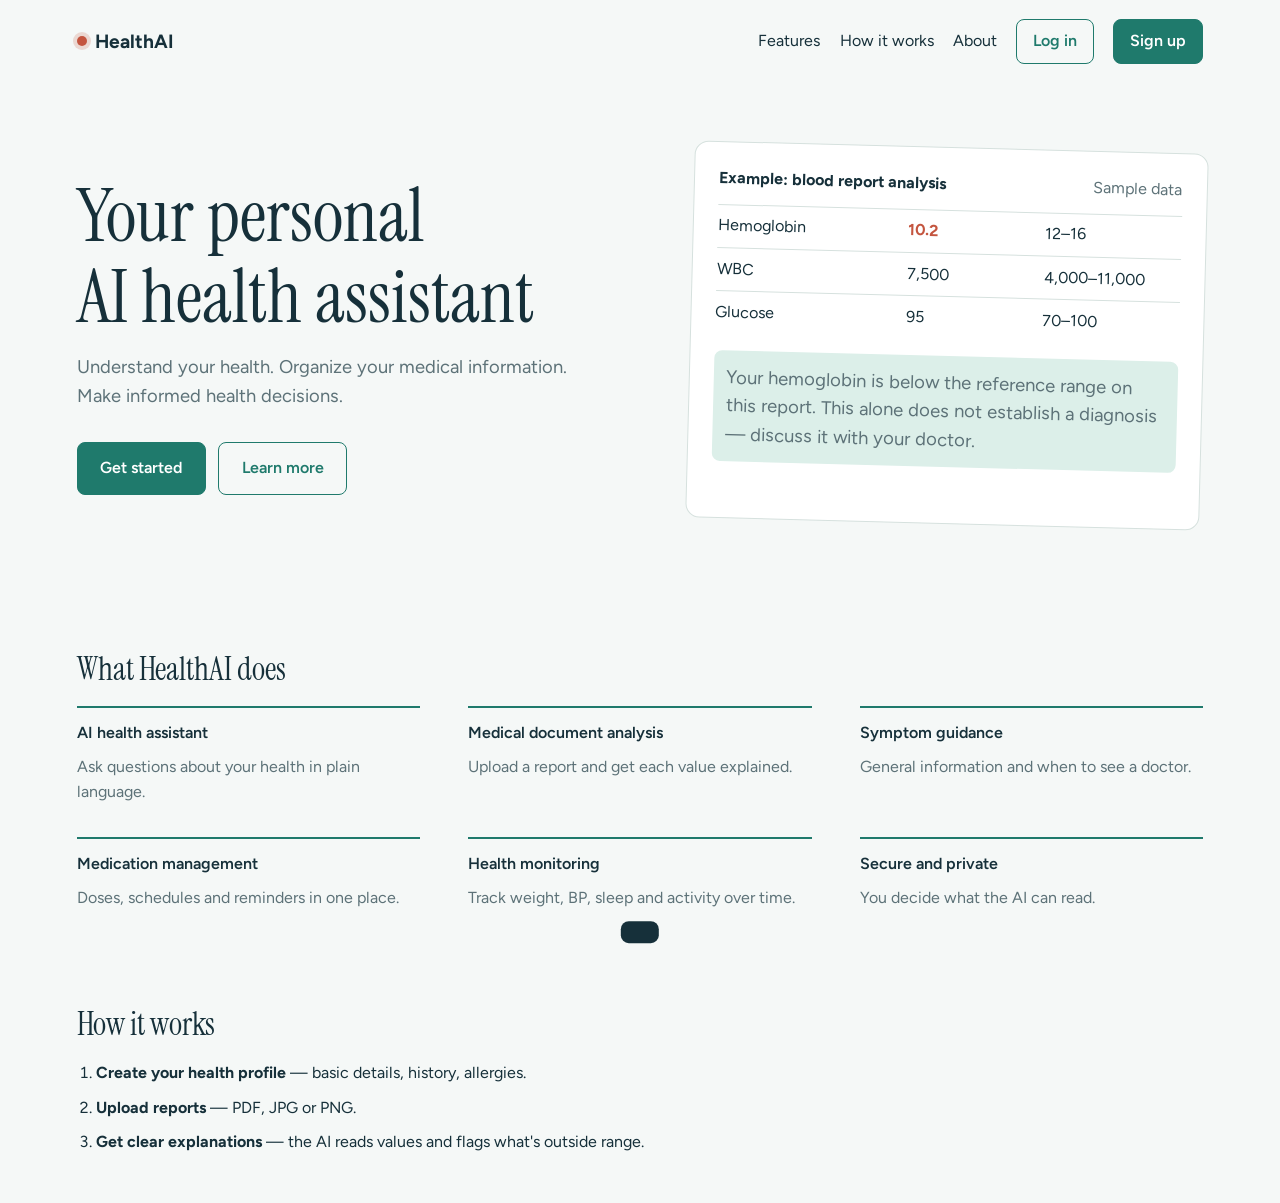
<file: client/index.html>
<!DOCTYPE html>
<html lang="en">
<head>
  <meta charset="UTF-8">
  <meta name="viewport" content="width=device-width, initial-scale=1">
  <title>HealthAI – Your Personal AI Health Assistant</title>
  <link rel="preconnect" href="https://fonts.googleapis.com">
  <link href="https://fonts.googleapis.com/css2?family=Figtree:wght@400;500;600;700&family=Instrument+Serif&display=swap" rel="stylesheet">
  <link rel="stylesheet" href="style.css">
</head>
<body>

<!-- ============ LANDING ============ -->
<section id="landing" class="screen active">
  <header class="topbar">
    <div class="logo"><span class="pulse-dot"></span>HealthAI</div>
    <nav>
      <a href="#features">Features</a>
      <a href="#how">How it works</a>
      <a href="#about">About</a>
      <button class="btn ghost" data-go="login">Log in</button>
      <button class="btn primary" data-go="signup">Sign up</button>
    </nav>
  </header>

  <div class="hero">
    <div class="hero-text">
      <h1>Your personal<br>AI health assistant</h1>
      <p>Understand your health. Organize your medical information. Make informed health decisions.</p>
      <div class="hero-actions">
        <button class="btn primary lg" data-go="signup">Get started</button>
        <a class="btn ghost lg" href="#features">Learn more</a>
      </div>
    </div>
    <div class="hero-card">
      <div class="report-head"><strong>Example: blood report analysis</strong><span>Sample data</span></div>
      <div class="report-row flag"><span>Hemoglobin</span><span>10.2</span><span>12–16</span></div>
      <div class="report-row"><span>WBC</span><span>7,500</span><span>4,000–11,000</span></div>
      <div class="report-row"><span>Glucose</span><span>95</span><span>70–100</span></div>
      <p class="ai-note">Your hemoglobin is below the reference range on this report. This alone does not establish a diagnosis — discuss it with your doctor.</p>
    </div>
  </div>

  <section id="features" class="features">
    <h2>What HealthAI does</h2>
    <div class="feature-grid">
      <div><h3>AI health assistant</h3><p>Ask questions about your health in plain language.</p></div>
      <div><h3>Medical document analysis</h3><p>Upload a report and get each value explained.</p></div>
      <div><h3>Symptom guidance</h3><p>General information and when to see a doctor.</p></div>
      <div><h3>Medication management</h3><p>Doses, schedules and reminders in one place.</p></div>
      <div><h3>Health monitoring</h3><p>Track weight, BP, sleep and activity over time.</p></div>
      <div><h3>Secure and private</h3><p>You decide what the AI can read.</p></div>
    </div>
  </section>

  <section id="how" class="how">
    <h2>How it works</h2>
    <ol>
      <li><strong>Create your health profile</strong> — basic details, history, allergies.</li>
      <li><strong>Upload reports</strong> — PDF, JPG or PNG.</li>
      <li><strong>Get clear explanations</strong> — the AI reads values and flags what's outside range.</li>
    </ol>
  </section>
</section>

<!-- ============ LOGIN ============ -->
<section id="login" class="screen auth">
  <form class="auth-box" id="loginForm" novalidate>
    <div class="logo center"><span class="pulse-dot"></span>HealthAI</div>
    <h2>Welcome back</h2>
    <div class="role-toggle">
      <button type="button" class="role on" data-role="patient">Patient</button>
      <button type="button" class="role" data-role="doctor">Doctor</button>
    </div>
    <label>Email<input type="email" id="loginEmail" placeholder="you@example.com"></label>
    <label>Password<input type="password" id="loginPass" placeholder="••••••••"></label>
    <p class="error" id="loginError"></p>
    <button class="btn primary full" type="submit">Log in</button>
    <a href="#" class="small">Forgot password?</a>
    <p class="small">Don't have an account? <a href="#" data-go="signup">Sign up</a></p>
  </form>
</section>

<!-- ============ SIGNUP ============ -->
<section id="signup" class="screen auth">
  <form class="auth-box" id="signupForm" novalidate>
    <div class="logo center"><span class="pulse-dot"></span>HealthAI</div>
    <h2>Create your account</h2>
    <label>Full name<input id="suName" placeholder="Your name"></label>
    <label>Email<input type="email" id="suEmail" placeholder="you@example.com"></label>
    <label>Password<input type="password" id="suPass" placeholder="At least 6 characters"></label>
    <div class="two">
      <label>Date of birth<input type="date" id="suDob"></label>
      <label>Gender (optional)
        <select><option>Prefer not to say</option><option>Female</option><option>Male</option><option>Other</option></select>
      </label>
    </div>
    <label>Emergency contact<input id="suEmg" placeholder="Phone number"></label>
    <p class="error" id="signupError"></p>
    <button class="btn primary full" type="submit">Create account</button>
    <p class="small">Already have an account? <a href="#" data-go="login">Log in</a></p>
  </form>
</section>

<!-- ============ APP ============ -->
<section id="app" class="screen">
  <aside class="sidebar">
    <div class="logo"><span class="pulse-dot"></span>HealthAI</div>
    <nav id="sideNav">
      <a data-page="dashboard" class="active">Dashboard</a>
      <a data-page="assistant">AI Assistant</a>
      <a data-page="symptoms">Symptoms</a>
      <a data-page="documents">Documents</a>
      <a data-page="medicines">Medicines</a>
      <a data-page="soon">Nutrition</a>
      <a data-page="soon">Fitness</a>
      <a data-page="soon">Sleep</a>
      <a data-page="soon">Timeline</a>
      <a data-page="soon">Emergency</a>
      <a data-page="soon">Settings</a>
    </nav>
    <button class="btn ghost full" id="logoutBtn">Log out</button>
  </aside>

  <main class="main">
    <!-- Dashboard -->
    <div class="page active" id="page-dashboard">
      <h1 class="greet" id="greeting">Good evening</h1>
      <p class="muted">Here's your health overview</p>
      <div class="stats">
        <div class="stat"><span>Weight</span><strong>52 kg</strong></div>
        <div class="stat"><span>Blood pressure</span><strong>120/80</strong></div>
        <div class="stat"><span>Sleep</span><strong>7 hrs</strong></div>
      </div>
      <div class="panel">
        <h3>Weight trend (last 30 days)</h3>
        <svg viewBox="0 0 400 120" class="chart" id="weightChart"></svg>
      </div>
      <div class="split">
        <div class="panel insight">
          <h3>AI health insight</h3>
          <p>Your activity level has increased over the last 4 weeks — average daily steps went from 5,200 to 7,100.</p>
        </div>
        <div class="panel">
          <h3>Today's medication</h3>
          <div class="doses" id="doses">
            <button class="dose done">Morning</button>
            <button class="dose">Afternoon</button>
            <button class="dose">Evening</button>
          </div>
        </div>
      </div>
    </div>

    <!-- AI Assistant -->
    <div class="page" id="page-assistant">
      <h1>AI Health Assistant</h1>
      <div class="chat" id="chat">
        <div class="msg ai">Hello! How can I help you today?</div>
      </div>
      <form class="chat-input" id="chatForm">
        <input id="chatText" placeholder="Ask something about your health…" autocomplete="off">
        <button class="btn primary">Send</button>
      </form>
      <p class="disclaimer">HealthAI gives general information, not medical diagnosis.</p>
    </div>

    <!-- Symptom checker -->
    <div class="page" id="page-symptoms">
      <h1>Symptom checker</h1>
      <div class="panel" id="symStep1">
        <h3>What symptoms are you experiencing?</h3>
        <div class="chips" id="symChips">
          <button class="chip">Fever</button><button class="chip">Cough</button>
          <button class="chip">Sore throat</button><button class="chip">Headache</button>
        </div>
        <div class="two">
          <label>Duration
            <select id="symDur"><option>1 day</option><option selected>2 days</option><option>3–7 days</option><option>More than a week</option></select>
          </label>
          <label>Severity
            <select id="symSev"><option>Mild</option><option selected>Moderate</option><option>Severe</option></select>
          </label>
        </div>
        <button class="btn primary" id="symNext">Continue</button>
      </div>
      <div class="panel hidden" id="symStep2">
        <h3>Do you have any of the following?</h3>
        <div class="checks">
          <label><input type="checkbox" class="redflag"> Difficulty breathing</label>
          <label><input type="checkbox" class="redflag"> Chest pain</label>
          <label><input type="checkbox"> Vomiting</label>
          <label><input type="checkbox"> Dizziness</label>
        </div>
        <button class="btn primary" id="symResult">See result</button>
      </div>
      <div class="panel hidden" id="symStep3"></div>
    </div>

    <!-- Documents -->
    <div class="page" id="page-documents">
      <h1>Medical documents</h1>
      <label class="dropzone" id="dropzone">
        <input type="file" id="fileInput" accept=".pdf,.jpg,.jpeg,.png" hidden>
        <strong>Upload medical document</strong>
        <span>PDF, JPG or PNG — drop here or click to browse</span>
      </label>
      <div class="panel">
        <h3>Recent documents</h3>
        <table class="doc-table" id="docTable">
          <tr><td>Blood report</td><td>Aug 20</td><td><button class="btn small" data-analyze>Analyze</button></td></tr>
          <tr><td>Prescription</td><td>Aug 18</td><td><button class="btn small" data-analyze>Analyze</button></td></tr>
          <tr><td>Lab report</td><td>Aug 10</td><td><button class="btn small" data-analyze>Analyze</button></td></tr>
        </table>
      </div>
      <div class="panel hidden" id="analysis"></div>
    </div>

    <!-- Medicines -->
    <div class="page" id="page-medicines">
      <h1>My medications</h1>
      <div class="panel">
        <table class="doc-table" id="medTable">
          <tr><th>Medicine</th><th>Dose</th><th>Schedule</th></tr>
          <tr><td>Medicine A</td><td>500 mg</td><td>Morning</td></tr>
          <tr><td>Medicine B</td><td>10 mg</td><td>Evening</td></tr>
        </table>
        <form class="add-med" id="medForm">
          <input id="medName" placeholder="Medicine name">
          <input id="medDose" placeholder="Dose">
          <select id="medTime"><option>Morning</option><option>Afternoon</option><option>Evening</option></select>
          <button class="btn primary">Add</button>
        </form>
      </div>
    </div>

    <!-- Coming soon -->
    <div class="page" id="page-soon">
      <h1 id="soonTitle">Coming soon</h1>
      <p class="muted">This module is planned for the next phase of development.</p>
    </div>
  </main>
</section>

<!-- ============ DOCTOR ============ -->
<section id="doctor" class="screen">
  <header class="topbar">
    <div class="logo"><span class="pulse-dot"></span>HealthAI · Doctor</div>
    <button class="btn ghost" data-go="landing">Log out</button>
  </header>
  <main class="main doctor-main">
    <h1>Doctor dashboard</h1>
    <p class="muted">Welcome, Dr. Sen</p>
    <div class="stats">
      <div class="stat"><span>Today's appointments</span><strong>3</strong></div>
      <div class="stat"><span>Patients</span><strong>24</strong></div>
      <div class="stat"><span>Reports to review</span><strong>5</strong></div>
    </div>
    <div class="panel">
      <h3>Today's appointments</h3>
      <table class="doc-table">
        <tr><th>Time</th><th>Patient</th><th>Reason</th><th></th></tr>
        <tr><td>09:00</td><td>Patient A</td><td>Follow-up</td><td><button class="btn small" data-view="Patient A">View reports</button></td></tr>
        <tr><td>10:30</td><td>Patient B</td><td>Blood report review</td><td><button class="btn small" data-view="Patient B">View reports</button></td></tr>
        <tr><td>12:00</td><td>Patient C</td><td>Consultation</td><td><button class="btn small" data-view="Patient C">View reports</button></td></tr>
      </table>
    </div>
    <div class="panel hidden" id="patientView"></div>
  </main>
</section>

<div class="toast" id="toast"></div>
<script src="script.js"></script>
</body>
</html>
</file>
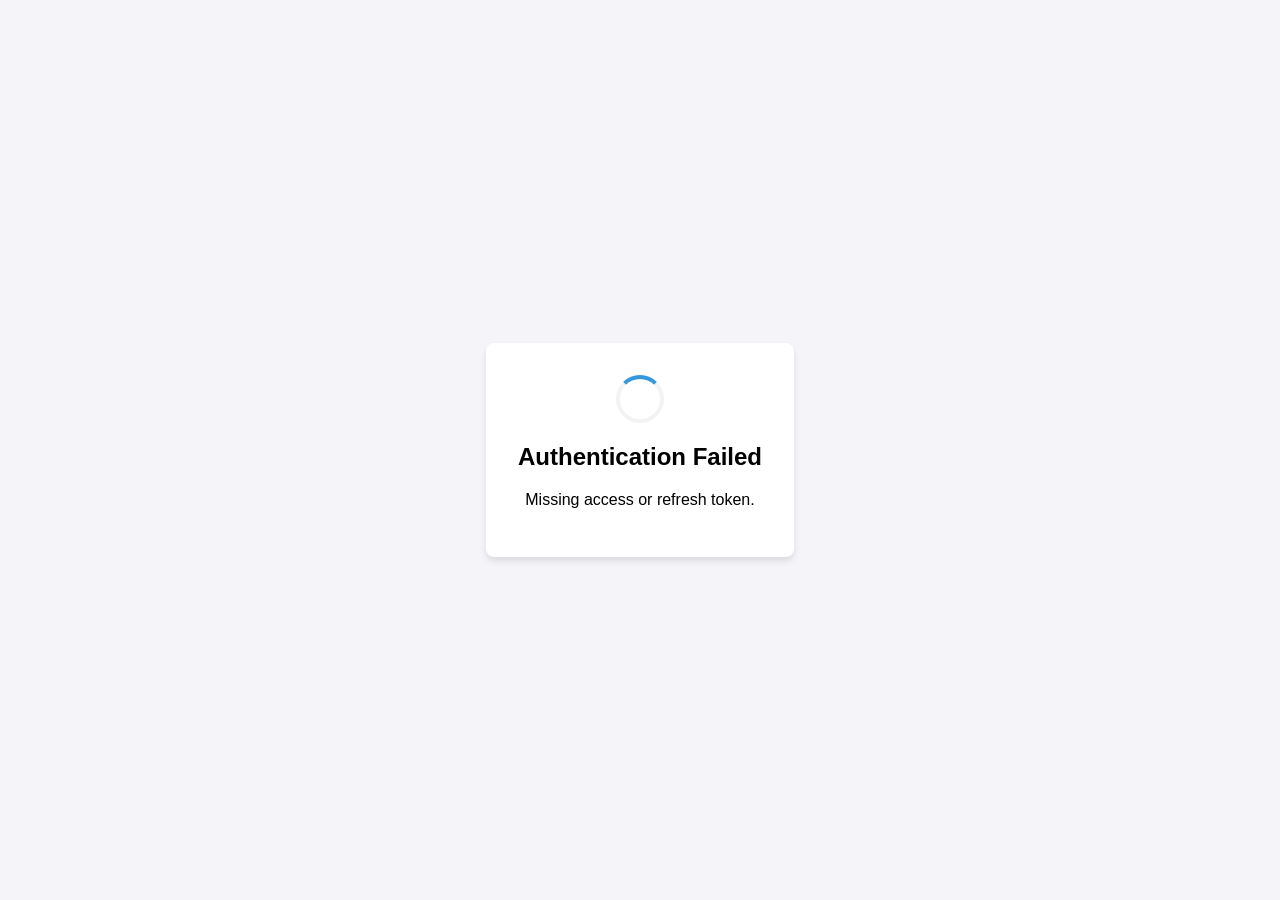
<file: client/callback.html>
<!DOCTYPE html>
<html lang="en">
<head>
  <meta charset="UTF-8">
  <meta name="viewport" content="width=device-width, initial-scale=1.0">
  <title>Authenticating...</title>
  <style>
    body {
      font-family: Arial, sans-serif;
      display: flex;
      justify-content: center;
      align-items: center;
      height: 100vh;
      margin: 0;
      background-color: #f4f4f9;
    }
    .card {
      background: #ffffff;
      padding: 2rem;
      border-radius: 8px;
      box-shadow: 0 4px 6px rgba(0,0,0,0.1);
      text-align: center;
    }
    .spinner {
      border: 4px solid #f3f3f3;
      border-top: 4px solid #3498db;
      border-radius: 50%;
      width: 40px;
      height: 40px;
      animation: spin 1s linear infinite;
      margin: 0 auto 1rem;
    }
    @keyframes spin {
      0% { transform: rotate(0deg); }
      100% { transform: rotate(360deg); }
    }
  </style>
</head>
<body>

  <div class="card">
    <div class="spinner"></div>
    <h2 id="status">Logging you in...</h2>
    <p id="message">Please wait while we complete authentication.</p>
  </div>

  <script>
    document.addEventListener("DOMContentLoaded", () => {
      // 1. Parse URL query parameters
      const urlParams = new URLSearchParams(window.location.search);
      const accessToken = urlParams.get("access_token");
      const refreshToken = urlParams.get("refresh_token");

      if (accessToken && refreshToken) {
        // 2. Store tokens locally
        localStorage.setItem("access_token", accessToken);
        localStorage.setItem("refresh_token", refreshToken);

        // Clean query parameters from URL bar for security
        window.history.replaceState({}, document.title, window.location.pathname);

        document.getElementById("status").innerText = "Login Successful!";
        document.getElementById("message").innerText = "Redirecting to your dashboard...";

        // 3. Redirect to dashboard after storing tokens
        // setTimeout(() => {
        //   window.location.href = "/dashboard"; // Change to your desired landing page
        // }, 1000);
      } else {
        document.getElementById("status").innerText = "Authentication Failed";
        document.getElementById("message").innerText = "Missing access or refresh token.";
      }
    });
  </script>

</body>
</html>
</file>
<file: client/style.css>
:root {
  --ink: #16303a;
  --paper: #f5f8f7;
  --white: #ffffff;
  --teal: #1f7a6c;
  --mint: #dcefe9;
  --coral: #c4553f;
  --line: #d6e1de;
  --muted: #5d7278;
}
* { box-sizing: border-box; margin: 0; padding: 0; }
body { font-family: "Figtree", system-ui, sans-serif; background: var(--paper); color: var(--ink); line-height: 1.55; }
a { color: var(--teal); text-decoration: none; cursor: pointer; }
h1, h2 { font-family: "Instrument Serif", Georgia, serif; font-weight: 400; line-height: 1.1; }
h1 { font-size: 2.4rem; margin-bottom: .4rem; }
h2 { font-size: 2rem; margin-bottom: 1.2rem; }
h3 { font-size: 1rem; font-weight: 600; margin-bottom: .6rem; }
.muted { color: var(--muted); }
.hidden { display: none !important; }
:focus-visible { outline: 2px solid var(--teal); outline-offset: 2px; }

/* screens */
.screen { display: none; min-height: 100vh; }
.screen.active { display: block; }
#app.active { display: flex; }

/* logo */
.logo { display: flex; align-items: center; gap: .5rem; font-weight: 700; font-size: 1.2rem; }
.logo.center { justify-content: center; margin-bottom: 1rem; }
.pulse-dot { width: 10px; height: 10px; border-radius: 50%; background: var(--coral); box-shadow: 0 0 0 4px #c4553f33; }

/* buttons */
.btn { border: 1px solid var(--teal); background: transparent; color: var(--teal); padding: .55rem 1rem; border-radius: 8px; font: inherit; font-weight: 600; cursor: pointer; display: inline-block; }
.btn.primary { background: var(--teal); color: var(--white); }
.btn.primary:hover { background: #17645a; }
.btn.ghost:hover { background: var(--mint); }
.btn.lg { padding: .8rem 1.4rem; }
.btn.full { width: 100%; }
.btn.small { padding: .3rem .7rem; font-size: .85rem; }

/* landing */
.topbar { display: flex; justify-content: space-between; align-items: center; padding: 1.2rem 6vw; }
.topbar nav { display: flex; align-items: center; gap: 1.2rem; }
.topbar nav a { color: var(--ink); }
.hero { display: grid; grid-template-columns: 1.1fr 1fr; gap: 3rem; align-items: center; padding: 4rem 6vw 5rem; }
.hero h1 { font-size: clamp(2.6rem, 6vw, 4.6rem); }
.hero p { font-size: 1.15rem; color: var(--muted); max-width: 32rem; margin: 1rem 0 2rem; }
.hero-actions { display: flex; gap: .8rem; }
.hero-card { background: var(--white); border: 1px solid var(--line); border-radius: 14px; padding: 1.5rem; transform: rotate(1.5deg); }
.report-head { display: flex; justify-content: space-between; margin-bottom: .8rem; color: var(--muted); }
.report-head strong { color: var(--ink); }
.report-row { display: grid; grid-template-columns: 1.4fr 1fr 1fr; padding: .55rem 0; border-top: 1px solid var(--line); }
.report-row.flag span:nth-child(2) { color: var(--coral); font-weight: 700; }
.ai-note { margin-top: 1rem; background: var(--mint); padding: .8rem; border-radius: 8px; font-size: .92rem; }

.features, .how { padding: 3rem 6vw; }
.feature-grid { display: grid; grid-template-columns: repeat(3, 1fr); gap: 2rem 3rem; }
.feature-grid div { border-top: 2px solid var(--teal); padding-top: .8rem; }
.feature-grid p { color: var(--muted); }
.how ol { padding-left: 1.2rem; display: grid; gap: .6rem; max-width: 40rem; }
footer { padding: 2rem 6vw; color: var(--muted); font-size: .85rem; border-top: 1px solid var(--line); }

/* auth */
.auth.active { display: grid; place-items: center; padding: 2rem; }
.auth-box { background: var(--white); border: 1px solid var(--line); border-radius: 14px; padding: 2rem; width: min(420px, 100%); display: grid; gap: .9rem; }
.auth-box h2 { text-align: center; margin-bottom: .2rem; }
label { display: grid; gap: .3rem; font-size: .9rem; font-weight: 500; }
input, select { font: inherit; padding: .6rem .7rem; border: 1px solid var(--line); border-radius: 8px; background: var(--white); color: var(--ink); }
.two { display: grid; grid-template-columns: 1fr 1fr; gap: .8rem; }
.small { font-size: .88rem; text-align: center; }
.error { color: var(--coral); font-size: .88rem; min-height: 1em; }

/* app */
.sidebar { width: 220px; background: var(--white); border-right: 1px solid var(--line); padding: 1.4rem 1rem; display: flex; flex-direction: column; gap: 1.5rem; position: sticky; top: 0; height: 100vh; }
.sidebar nav { display: grid; gap: .15rem; flex: 1; overflow-y: auto; }
.sidebar nav a { color: var(--ink); padding: .5rem .7rem; border-radius: 8px; }
.sidebar nav a:hover { background: var(--paper); }
.sidebar nav a.active { background: var(--mint); color: var(--teal); font-weight: 600; }
.main { flex: 1; padding: 2.2rem 3vw; max-width: 1000px; }
.page { display: none; }
.page.active { display: block; }
.greet { font-size: 2.8rem; }

.stats { display: grid; grid-template-columns: repeat(3, 1fr); gap: 1rem; margin: 1.5rem 0; }
.stat { background: var(--white); border: 1px solid var(--line); border-radius: 12px; padding: 1rem 1.2rem; }
.stat span { color: var(--muted); font-size: .88rem; display: block; }
.stat strong { font-size: 1.7rem; }
.panel { background: var(--white); border: 1px solid var(--line); border-radius: 12px; padding: 1.3rem; margin-bottom: 1rem; }
.split { display: grid; grid-template-columns: 1fr 1fr; gap: 1rem; }
.insight { border-left: 4px solid var(--teal); }
.chart { width: 100%; height: 140px; }
.doses { display: flex; gap: .5rem; }
.dose { flex: 1; padding: .7rem; border: 1px dashed var(--line); border-radius: 8px; background: var(--paper); font: inherit; cursor: pointer; }
.dose.done { background: var(--mint); border: 1px solid var(--teal); color: var(--teal); font-weight: 600; }
.dose.done::before { content: "✓ "; }

/* chat */
.chat { background: var(--white); border: 1px solid var(--line); border-radius: 12px; padding: 1.2rem; height: 55vh; overflow-y: auto; display: flex; flex-direction: column; gap: .7rem; margin: 1rem 0; }
.msg { max-width: 75%; padding: .7rem 1rem; border-radius: 12px; }
.msg.ai { background: var(--mint); align-self: flex-start; }
.msg.user { background: var(--teal); color: var(--white); align-self: flex-end; }
.msg.typing { opacity: .6; font-style: italic; }
.chat-input { display: flex; gap: .6rem; }
.chat-input input { flex: 1; }
.disclaimer { font-size: .82rem; color: var(--muted); margin-top: .6rem; }

/* symptoms */
.chips { display: flex; flex-wrap: wrap; gap: .5rem; margin-bottom: 1rem; }
.chip { font: inherit; padding: .45rem 1rem; border-radius: 99px; border: 1px solid var(--line); background: var(--paper); cursor: pointer; }
.chip.on { background: var(--teal); color: var(--white); border-color: var(--teal); }
.checks { display: grid; gap: .5rem; margin-bottom: 1rem; }
.checks label { display: flex; align-items: center; gap: .5rem; font-weight: 400; }
.panel .two { margin-bottom: 1rem; }
.urgent { background: #f8e3de; border-left: 4px solid var(--coral); padding: .8rem; border-radius: 8px; margin-bottom: .8rem; }

/* documents */
.dropzone { display: grid; place-items: center; gap: .3rem; padding: 2.2rem; border: 2px dashed var(--teal); border-radius: 12px; background: var(--white); cursor: pointer; margin: 1rem 0; text-align: center; }
.dropzone.over { background: var(--mint); }
.dropzone span { color: var(--muted); font-weight: 400; }
.doc-table { width: 100%; border-collapse: collapse; }
.doc-table td, .doc-table th { text-align: left; padding: .6rem .4rem; border-top: 1px solid var(--line); }
.doc-table th { color: var(--muted); font-weight: 500; border-top: none; }
.out { color: var(--coral); font-weight: 700; }
.ok { color: var(--teal); }
.add-med { display: grid; grid-template-columns: 2fr 1fr 1fr auto; gap: .5rem; margin-top: 1rem; }
.progress { height: 6px; background: var(--line); border-radius: 99px; overflow: hidden; margin: .8rem 0; }
.progress div { height: 100%; width: 0; background: var(--teal); transition: width .3s; }

.toast { position: fixed; bottom: 1.5rem; left: 50%; transform: translateX(-50%) translateY(300%); background: var(--ink); color: var(--white); padding: .7rem 1.2rem; border-radius: 8px; transition: transform .25s; }
.toast.show { transform: translateX(-50%) translateY(0); }

@media (max-width: 800px) {
  .hero, .split, .feature-grid, .stats { grid-template-columns: 1fr; }
  .topbar nav a { display: none; }
  #app.active { flex-direction: column; }
  .sidebar { width: 100%; height: auto; position: static; }
  .sidebar nav { display: flex; overflow-x: auto; }
  .add-med { grid-template-columns: 1fr 1fr; }
}
@media (prefers-reduced-motion: reduce) { * { transition: none !important; } }

/* role toggle + doctor */
.role-toggle { display: grid; grid-template-columns: 1fr 1fr; background: var(--paper); border-radius: 8px; padding: 4px; }
.role { font: inherit; border: none; background: none; padding: .5rem; border-radius: 6px; cursor: pointer; color: var(--muted); }
.role.on { background: var(--white); color: var(--teal); font-weight: 600; }
.doctor-main { margin: 0 auto; }
</file>
